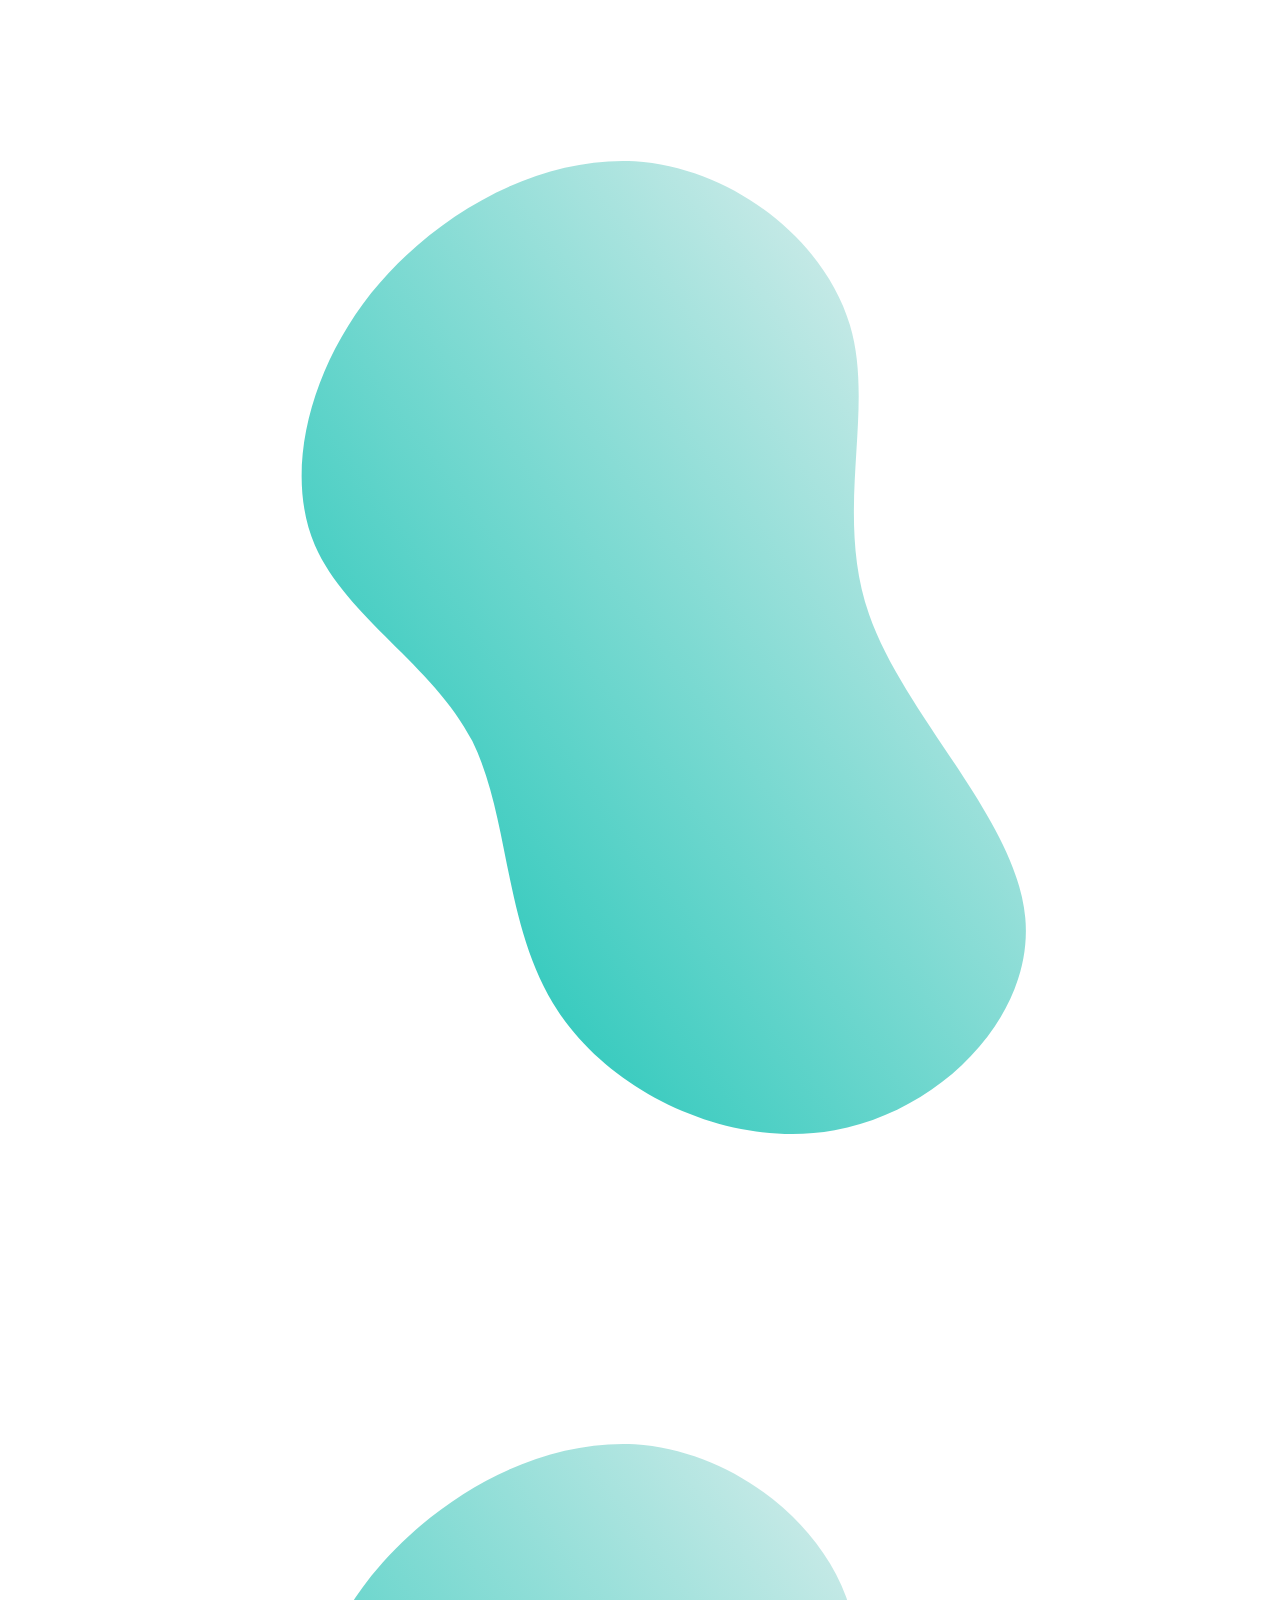
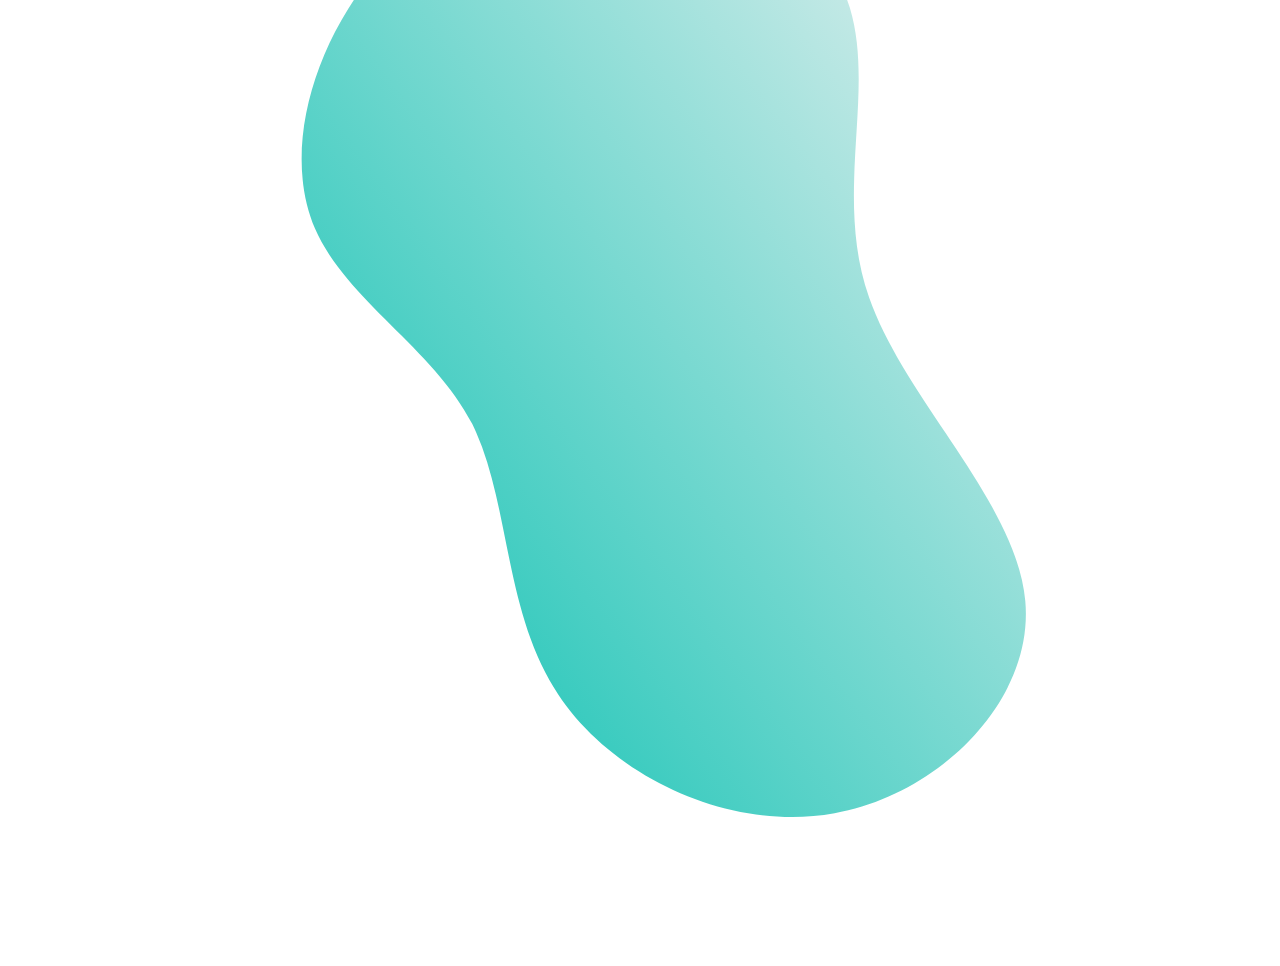
<file: form.html>
<!DOCTYPE html>
<html lang="en">

<head>
    <meta charset="UTF-8">
    <meta http-equiv="X-UA-Compatible" content="IE=edge">
    <meta name="viewport" content="width=device-width, initial-scale=1.0 user-scalable=0">

    <title>Document</title>
    <link rel="stylesheet" href="estilos.css">
    <link href="https://unpkg.com/aos@2.3.1/dist/aos.css" rel="stylesheet">
    <link rel="stylesheet" href="https://cdnjs.cloudflare.com/ajax/libs/font-awesome/6.2.0/css/all.min.css"
        integrity="sha512-xh6O/CkQoPOWDdYTDqeRdPCVd1SpvCA9XXcUnZS2FmJNp1coAFzvtCN9BmamE+4aHK8yyUHUSCcJHgXloTyT2A=="
        crossorigin="anonymous" referrerpolicy="no-referrer" />
</head>

<body>
    <!--?xml version="1.0" standalone="no"?--> <svg id="sw-js-blob-svg" viewBox="0 0 100 100"
        xmlns="http://www.w3.org/2000/svg">
        <defs>
            <linearGradient id="sw-gradient" x1="0" x2="1" y1="1" y2="0">
                <stop id="stop1" stop-color="rgba(0, 191, 175, 1)" offset="0%"></stop>
                <stop id="stop2" stop-color="rgba(242.62, 242.62, 242.62, 1)" offset="100%"></stop>
            </linearGradient>
        </defs>
        <path fill="url(#sw-gradient)"
            d="M16.4,-24.6C18.4,-17.9,15.1,-10,17.9,-2C20.7,6,29.4,14,30.1,21.7C30.8,29.4,23.5,36.8,15.2,38.3C7,39.8,-2.2,35.4,-6.4,29C-10.7,22.5,-10.1,14,-13.1,7.9C-16.2,1.9,-22.9,-1.7,-25.4,-7.4C-27.8,-13,-25.9,-20.9,-21,-27.1C-16,-33.3,-8,-37.8,-0.4,-37.4C7.2,-36.9,14.4,-31.3,16.4,-24.6Z"
            width="100%" height="100%" transform="translate(50 50)" stroke-width="0"
            style="transition: all 0.3s ease 0s;"></path>
    </svg>
    <!--?xml version="1.0" standalone="no"?--> <svg id="sw-js-blob-svg" viewBox="0 0 100 100"
        xmlns="http://www.w3.org/2000/svg">
        <defs>
            <linearGradient id="sw-gradient" x1="0" x2="1" y1="1" y2="0">
                <stop id="stop1" stop-color="rgba(0, 191, 175, 1)" offset="0%"></stop>
                <stop id="stop2" stop-color="rgba(242.62, 242.62, 242.62, 1)" offset="100%"></stop>
            </linearGradient>
        </defs>
        <path fill="url(#sw-gradient)"
            d="M16.4,-24.6C18.4,-17.9,15.1,-10,17.9,-2C20.7,6,29.4,14,30.1,21.7C30.8,29.4,23.5,36.8,15.2,38.3C7,39.8,-2.2,35.4,-6.4,29C-10.7,22.5,-10.1,14,-13.1,7.9C-16.2,1.9,-22.9,-1.7,-25.4,-7.4C-27.8,-13,-25.9,-20.9,-21,-27.1C-16,-33.3,-8,-37.8,-0.4,-37.4C7.2,-36.9,14.4,-31.3,16.4,-24.6Z"
            width="100%" height="100%" transform="translate(50 50)" stroke-width="0"
            style="transition: all 0.3s ease 0s;"></path>
    </svg>



    <header class="header container">
        <div class="logo">
            <img src="./logo.png" alt="" width="80">
            <h1>H&F CONSULTING</h1>
        </div>

    </header>

    <div class="wrapper ">

  <!--section3-->
        <section class="sec3 " id="dimension" data-aos="fade-left">
            <div class="cont3">
                <h1 class="title-color">DIMENSIONES</h1>
                <p>Selecciona la dimension de tu preferencia y contesta las preguntas:</p>
                <div class="select-sec">
                    <a href="#credibilidad">
                        <div class="quest">

                            <div class="circle">
                                <img src="./img/credibilidad.jpeg" alt="">
                            </div>
                            <h1>CREDIBILIDAD</h1>
                        </div>
                    </a>
                    <div class="quest">
                        <div class="circle">
                            <img src="./img/respeto.png" alt="">
                        </div>
                        <h1>RESPETO</h1>
                    </div>

                    <div class="quest">
                        <div class="circle">
                            <img src="./img/imparcialidad.jpeg" alt="">
                        </div>
                        <h1>IMPARCIALIDAD</h1>
                    </div>
                    <div class="quest">
                        <div class="circle">
                            <img src="./img/proposito.jpeg" alt="">
                        </div>
                        <h1>PROPÓSITO</h1>
                    </div>
                    <div class="quest">
                        <div class="circle">
                            <img src="./img/orgullo.jpeg" alt="">
                        </div>
                        <h1>ORGULLO</h1>
                    </div>
                    <div class="quest">
                        <div class="circle">
                            <img src="./img/seguridad.jpeg" alt="">
                        </div>
                        <h1>SEGURIDAD </h1>
                    </div>
                    <div class="quest">
                        <div class="circle">
                            <img src="./img/camaraderia.jpeg" alt="">
                        </div>
                        <h1>CAMARADADERÍA</h1>
                    </div>

                </div>
            </div>
        </section>


<!--=======-->
  <!--section4-->
        <section class="sec4 " id="credibilidad">
            <div class="cont4">
                <h1 class="title-color">CREDIBILIDAD</h1>
                <div class="container-form">
                    <form action="">
                        <div class="quest2">
                            <p class="parrafo-quest">
                                La empresa me comunica asuntos de importancia relacionados al negocio
                            </p>

                            <div class="group-button">
                                <div class="box-like space-box ">
                                    <input class="radio_input" type="radio" value="option1 " name="quest1"
                                        id="myRadio1">
                                    <label class=" radio_label1" for="myRadio1"><i
                                            class="fa-regular fa-thumbs-up"></i></label>
                                </div>
                                <div class="box-dislike space-box ">
                                    <input class="radio_input" type="radio" value="option1 " name="quest1"
                                        id="myRadio2">
                                    <label class="radio_label2" for="myRadio2"><i
                                            class="fa-regular fa-thumbs-down"></i></i></label>
                                </div>
                            </div>
                        </div>

                        <div class="quest2">
                            <p class="parrafo-quest">
                                Las personas que ingresan a la organización encajan bien con nuestra cultura
                            </p>

                            <div class="group-button">
                                <div class="box-like space-box ">
                                    <input class="radio_input" type="radio" value="option1 " name="quest2"
                                        id="myRadio3">
                                    <label class=" radio_label1" for="myRadio3"><i
                                            class="fa-regular fa-thumbs-up"></i></label>
                                </div>
                                <div class="box-dislike space-box ">
                                    <input class="radio_input" type="radio" value="option1 " name="quest2"
                                        id="myRadio4">
                                    <label class="radio_label2" for="myRadio4"><i
                                            class="fa-regular fa-thumbs-down"></i></i></label>
                                </div>
                            </div>
                        </div>

                        <div class="quest2">
                            <p class="parrafo-quest">
                                Las personas son responsables de cumplir con su trabajo de manera eficiente
                            </p>

                            <div class="group-button">
                                <div class="box-like space-box ">
                                    <input class="radio_input" type="radio" value="option1 " name="quest3"
                                        id="myRadio5">
                                    <label class=" radio_label1" for="myRadio5"><i
                                            class="fa-regular fa-thumbs-up"></i></label>
                                </div>
                                <div class="box-dislike space-box ">
                                    <input class="radio_input" type="radio" value="option1 " name="quest3"
                                        id="myRadio6">
                                    <label class="radio_label2" for="myRadio6"><i
                                            class="fa-regular fa-thumbs-down"></i></i></label>
                                </div>
                            </div>
                        </div>

                        <div class="quest2">
                            <p class="parrafo-quest">
                                Durante el contexto covid-19, aquí se hizo todo lo posible antes de tener que hacer una
                                redución de personal.
                            </p>

                            <div class="group-button">
                                <div class="box-like space-box ">
                                    <input class="radio_input" type="radio" value="option1 " name="quest4"
                                        id="myRadio7">
                                    <label class=" radio_label1" for="myRadio7"><i
                                            class="fa-regular fa-thumbs-up"></i></label>
                                </div>
                                <div class="box-dislike space-box ">
                                    <input class="radio_input" type="radio" value="option1 " name="quest4"
                                        id="myRadio8">
                                    <label class="radio_label2" for="myRadio8"><i
                                            class="fa-regular fa-thumbs-down"></i></i></label>
                                </div>
                            </div>
                        </div>
                    </form>

                </div>
            </div>
        </section>
    </div>
                

           

    </div>
   
    </div>
    <script src="app.js"></script>

    <script src="https://unpkg.com/aos@2.3.1/dist/aos.js"></script>
    <script>
        AOS.init({
            duration: 1000,

        });
    </script>
</body>

</html>
</file>
<file: estilos.css>
@import url('https://fonts.googleapis.com/css2?family=Lato:ital,wght@0,100;0,400;0,700;0,900;1,100;1,400;1,900&display=swap');

* {
    margin: 0;
    padding: 0;
    box-sizing: border-box;
}

.container {
    margin: 0 20px 0 20px;
}

body {
    width: 100vw;
    height: 105vh;
    position: relative;
    font-family: 'Lato', sans-serif;

}

html {

    scroll-behavior: smooth;
}

::-webkit-scrollbar {
    display: none;
}


.button-sec{
    cursor: pointer;

}

.header {
    position: fixed !important;
    min-height: 10vh ;
    display: flex;
    align-items: center;
    font-size: 15px;
    z-index: 5;
    top: 0;
    padding-top: 10px;
    padding-bottom: 10px;


}

.logo {
    display: flex;
    align-items: center;


}

.logo h1 {
    font-size: .6em;
    font-weight: bold;
}



section {
    position: relative;
    flex: none;
    display: flex;
    justify-content: center;
    align-items: center;
    width: 100%;
    height: 80vh;
    margin: auto;
 



}


.title-color {
    font-size: 24px !important;
    font-weight: 900 !important;
    color: #00BFAF;
    padding: 0 25px 0 25px;

}


.wrapper {

    position: relative;
    width: 100%;
    height: 100%;
   overflow: hidden;
    display: flex;

}

.wrapper svg:nth-child(1) {
    position: fixed;
    z-index: -1;
    right: 0;
    top: 0;
    width: 300px;
    transform: translate(90px, -120px) rotate(150deg);
    
}

.wrapper svg:nth-child(2) {
    position: fixed;
    z-index: -1;
    left: 0;
    bottom: 0;
    width: 300px;
    transform: translate(-100px, 120px) rotate(150deg);
    
  

}

.wrapper2 {
    display: flex;
    position: relative;
    width: 100%;
    height: 100%;
    overflow: hidden;



}

.cont1 {
    display: flex;
    text-align: center;
    justify-content: center;
    flex-direction: column;
    align-items: center;
    gap: 10px;
    font-size: 39px;
    padding-top: 100px;
    padding: 0 10px 0 10px;



}

.cont1 h1:nth-child(1) {
    font-size: .7em;
}

.cont1 h1:nth-child(2) {
    font-size: .4em;
}

/* .img-sec img {} */

.img-sec h1 {
    margin-top: 20px;
}

/*page 2*/
.cont2 {
    display: flex;
    justify-content: center;
    align-items: center;
    flex-direction: column;
    text-align: center;
    gap: 20px;

}

.form__group {
    position: relative;
    padding: 15px 0 0;
    margin: auto;
    width: 80%;
}

.form__field {
    font-family: inherit;
    width: 100%;
    border: 0;
    border-bottom: 2px solid #9b9b9b;
    outline: 0;
    font-size: 1.3rem;
    color: rgb(165, 65, 65);
    padding: 7px 0;
    background: transparent;
    transition: border-color 0.2s;
}

.form__field::placeholder {
    color: transparent;
}

.form__field:placeholder-shown~.form__label {
    font-size: 1.3rem;
    cursor: text;
    top: 20px;
}

.form__label {
    position: absolute;
    top: 0;
    display: block;
    transition: 0.2s;
    font-size: 1rem;
    color: #9b9b9b;
}

.form__field:focus {
    padding-bottom: 6px;
    font-weight: 700;
    border-width: 3px;
    border-image: linear-gradient(to right, #11998e, #38ef7d);
    border-image-slice: 1;
}

.form__field:focus~.form__label {
    position: absolute;
    top: 0;
    display: block;
    transition: 0.2s;
    font-size: 1rem;
    color: #11998e;
    font-weight: 700;
}

/* reset input */
.form__field:required,
.form__field:invalid {
    box-shadow: none;
}


.button {
    font-size: 18px;
    font-weight: 800;
    color: white;
    background-color: #00BFAF;
    transition: .2s;
}

.button:hover {
    background-color: #1a8888;
}


/*page3*/

.sec3{
position: relative;
}

.cont3 {
    display: flex;
    flex-direction: column;
    justify-content: center;
    align-items: center;
    text-align: center;
    gap: 20px;
}


.cont3 p {
    padding: 0 20px 0 20px;
}

.select-sec {
    display: grid;
    grid-template-columns: auto auto;
    gap: 6px;
}

.quest {
    display: flex;
    align-items: center;
    gap: 4px;
    transition: .3s;
}

.quest h1 {
    color: #13263d;
    font-size: .7em;
}


.hover:hover {
    transform: scale(1.1);
}

.select-sec a {
    text-decoration: none;
}

.circle {
    background-color: #008ca8;
    width: 70px;
    height: 70px;
    border-radius: 50%;
    display: flex;
    justify-content: center;
    align-items: center;

}




.circle img {
    width: 60px;
    height: 60px;
    border-radius: 50%;

}



/*page4*/

.cont4 {
    display: flex;
    flex-direction: column;
    justify-content: center;
    align-items: center;
    text-align: center;
    gap: 15px;
}


.container-form {
    width: 90vw;

}

.container-form form{
    position: relative;
    
}

.cont-form-two {

    display: flex;
    padding: 0 15px 0 15px;
    margin-top: 10px;
    gap: 20px;
    flex-direction: column;

    
  
 

}

.quest2 {
    display: flex;
    align-items: center;
    justify-content: center;
    align-items: center;
    gap: 10px;

}


.parrafo-quest {

    text-align: start;
    font-size: 14px;
}

.sec4 {
    position: relative;

}

.cont4 button {
    width: 90px;
    margin: auto;

}


/*skipsss*/
.skip {
    display: none;
    position: fixed;
    background: transparent;
    border: none;
    top: 0;
    right: 0;
    transform: translate(-30px, 30px);
    text-decoration: none;
    color: aliceblue;
    font-size: 30px;
    z-index: 5;
    transition: .5s;

}


.skip-home {
    
    position: fixed;
    top: 0;
    right: 0;
    transform: translate(-30px, 30px);
    text-decoration: none;
    color: aliceblue;
    font-size: 30px;
  

}

/**/

/*sec5*/



/*======*/


.group-button {
    position: relative;
    display: flex;
    justify-content: center;
    align-items: center;
    gap: 5px;





}

.space-box {
    position: relative;
    display: flex;
    justify-content: center;
    align-items: center;
    gap: 5px;
    font-size: 25px;
    width: 60px;
    height: 35px;
    color: white;
    cursor: pointer;

}

.box-like {
    background-color: rgb(164, 235, 164);



}

.box-dislike {
    background-color: rgb(219, 150, 150);
}

.radio_label1 {
    cursor: pointer;
}

.radio_label2 {
    cursor: pointer;
}

.radio_input {
    position: absolute;
    cursor: pointer;
    z-index: -1; 
}

.radio_input:checked+.radio_label1 {
    background-color: #00702b;
    width: 100%;
    height: 100%;

}

.radio_input:checked+.radio_label2 {
    background-color: #d10707;
    width: 100%;
    height: 100%;
}



@media screen and (min-width:744px) {

    .parrafo-quest {


        font-size: 20px;

        width: 600px !important;

    }


  .header, .wrapper {
    display: none;
  }

  .notfound{
    display: flex;
    justify-content: center;
    align-items: center;
    height: 100vh;
  }

   
}
</file>
